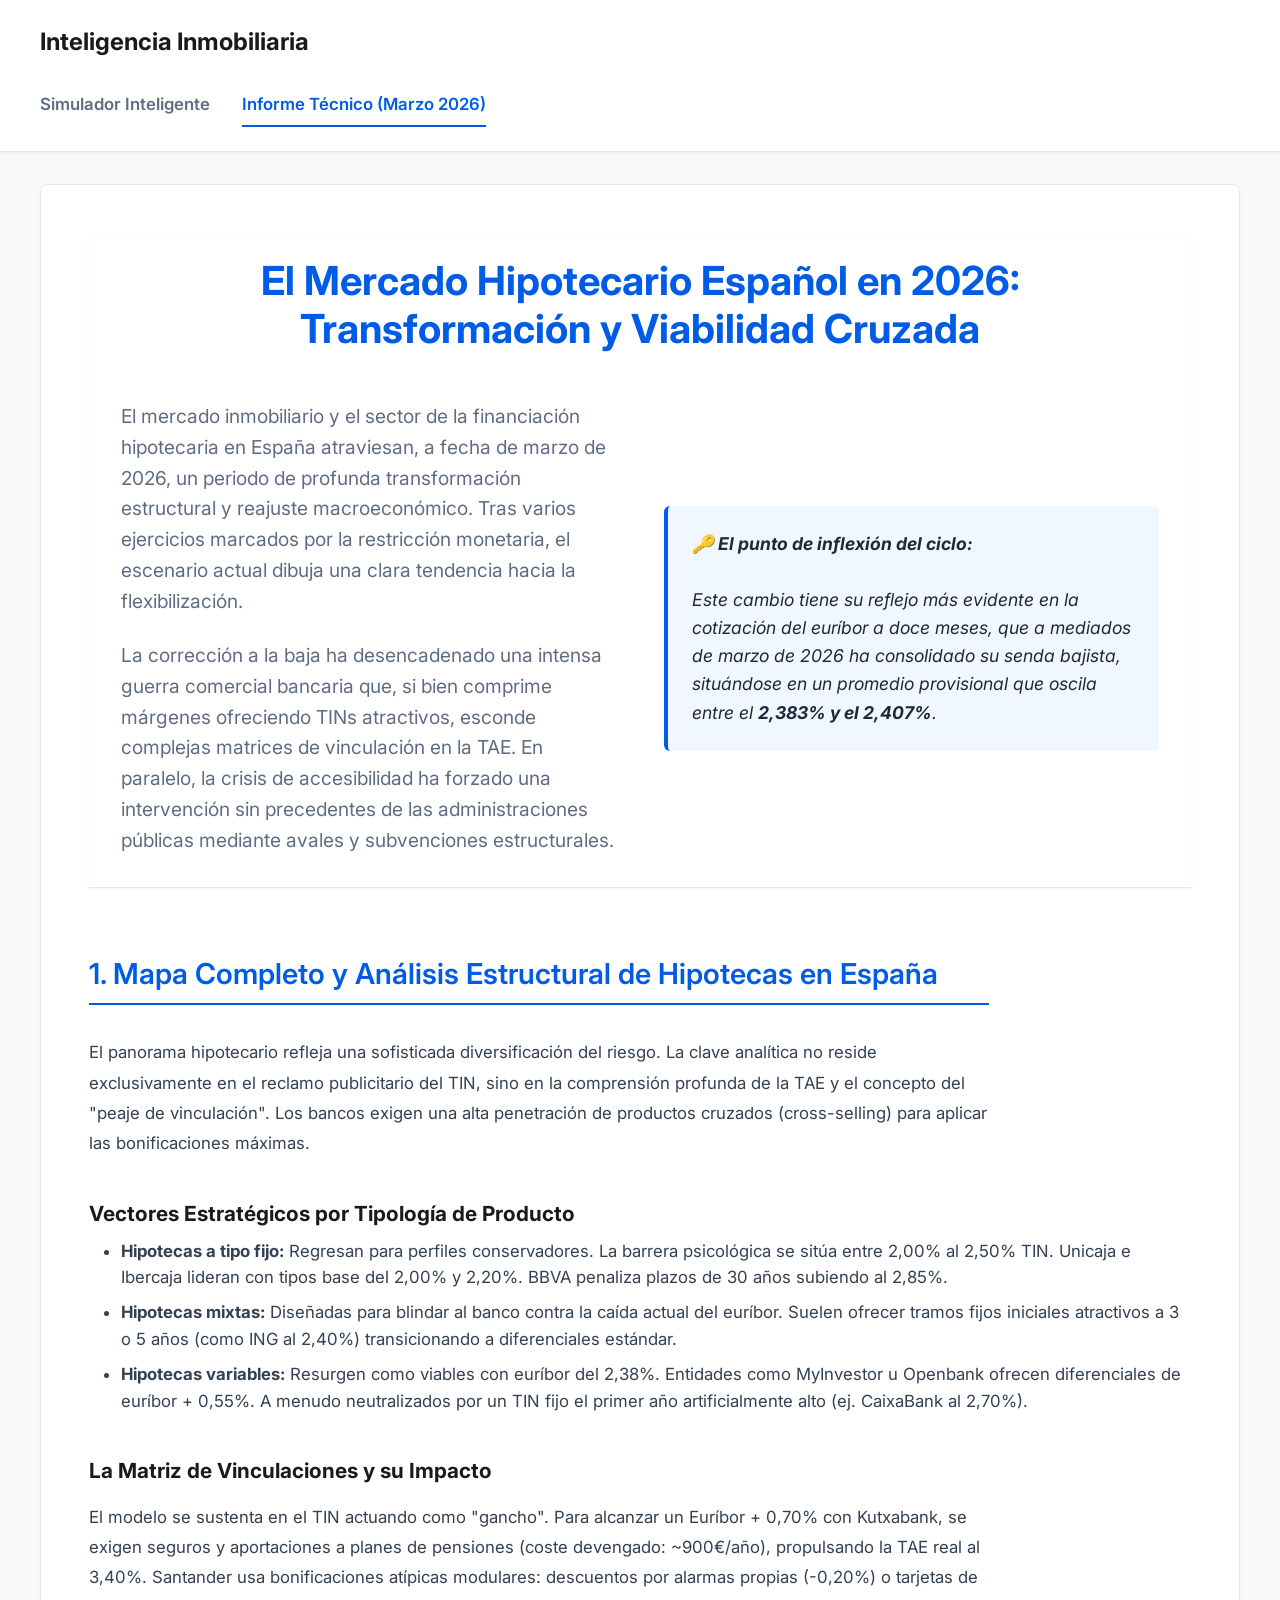
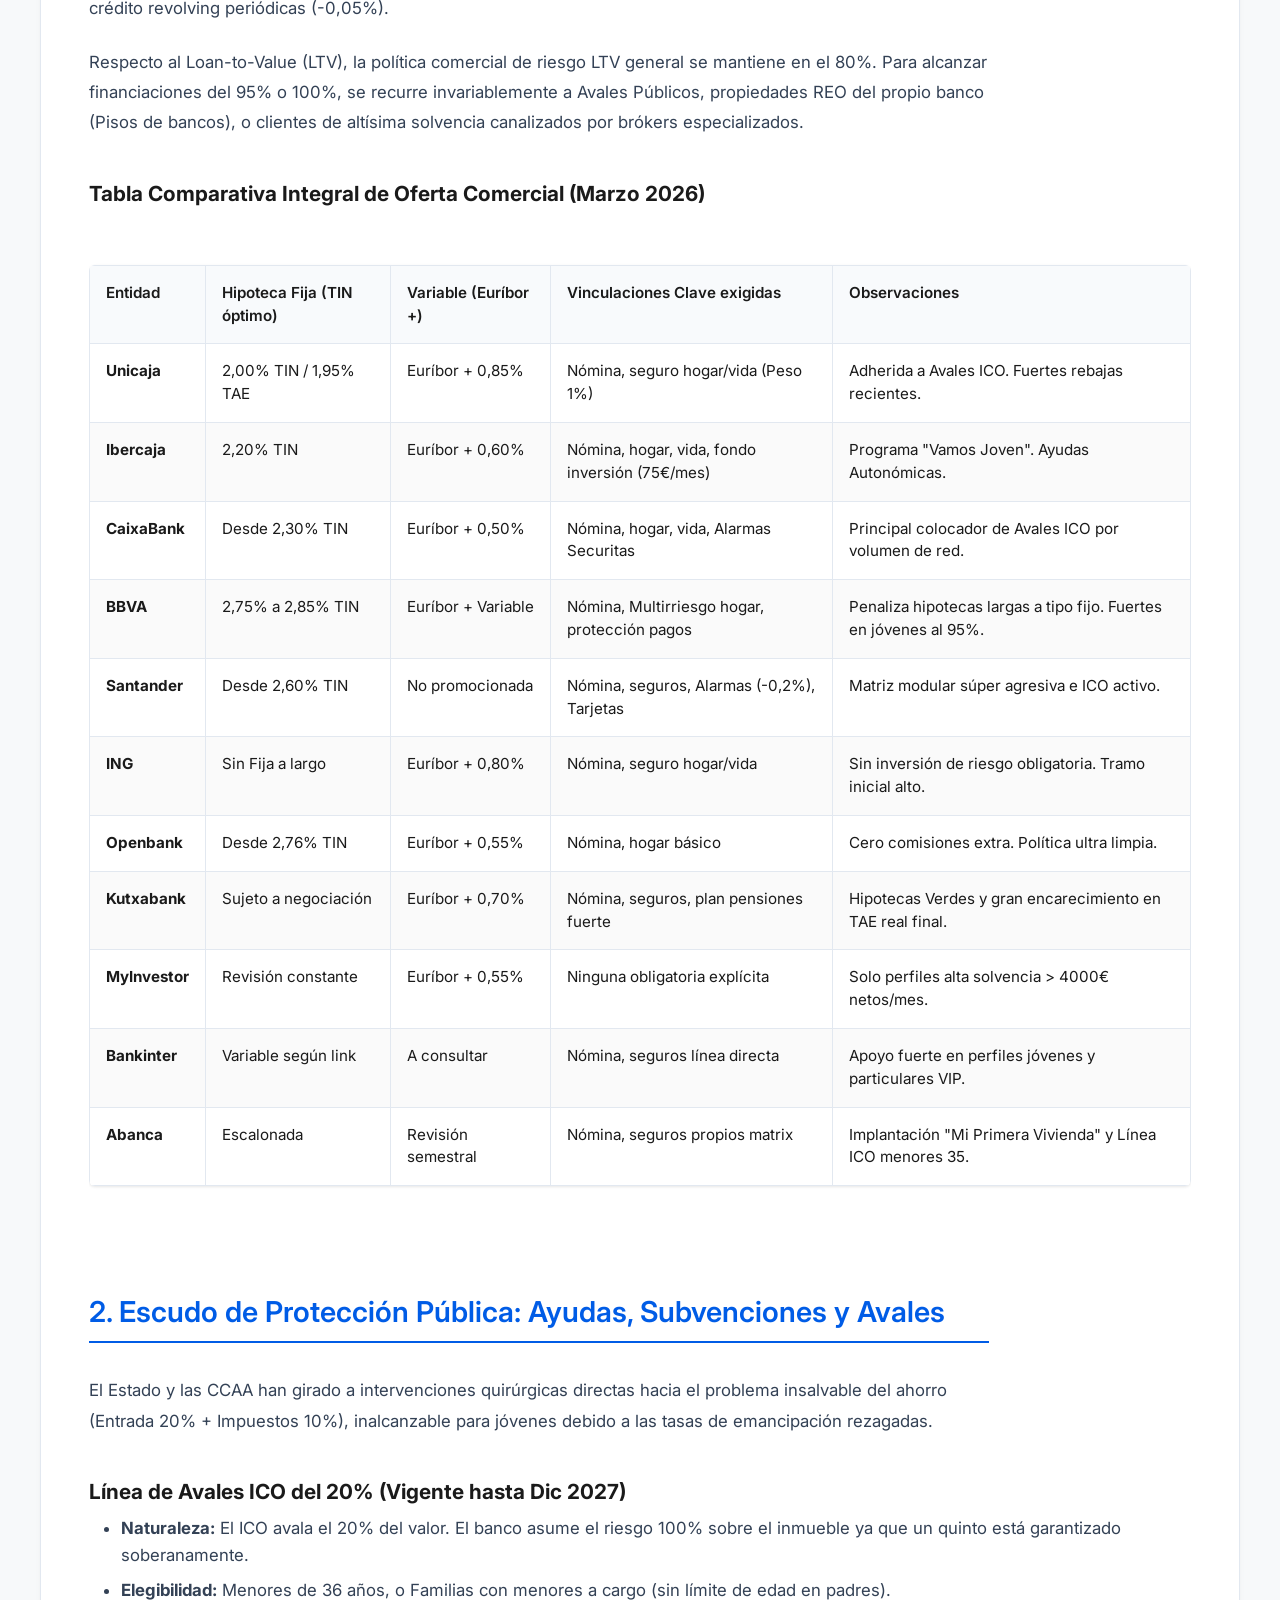
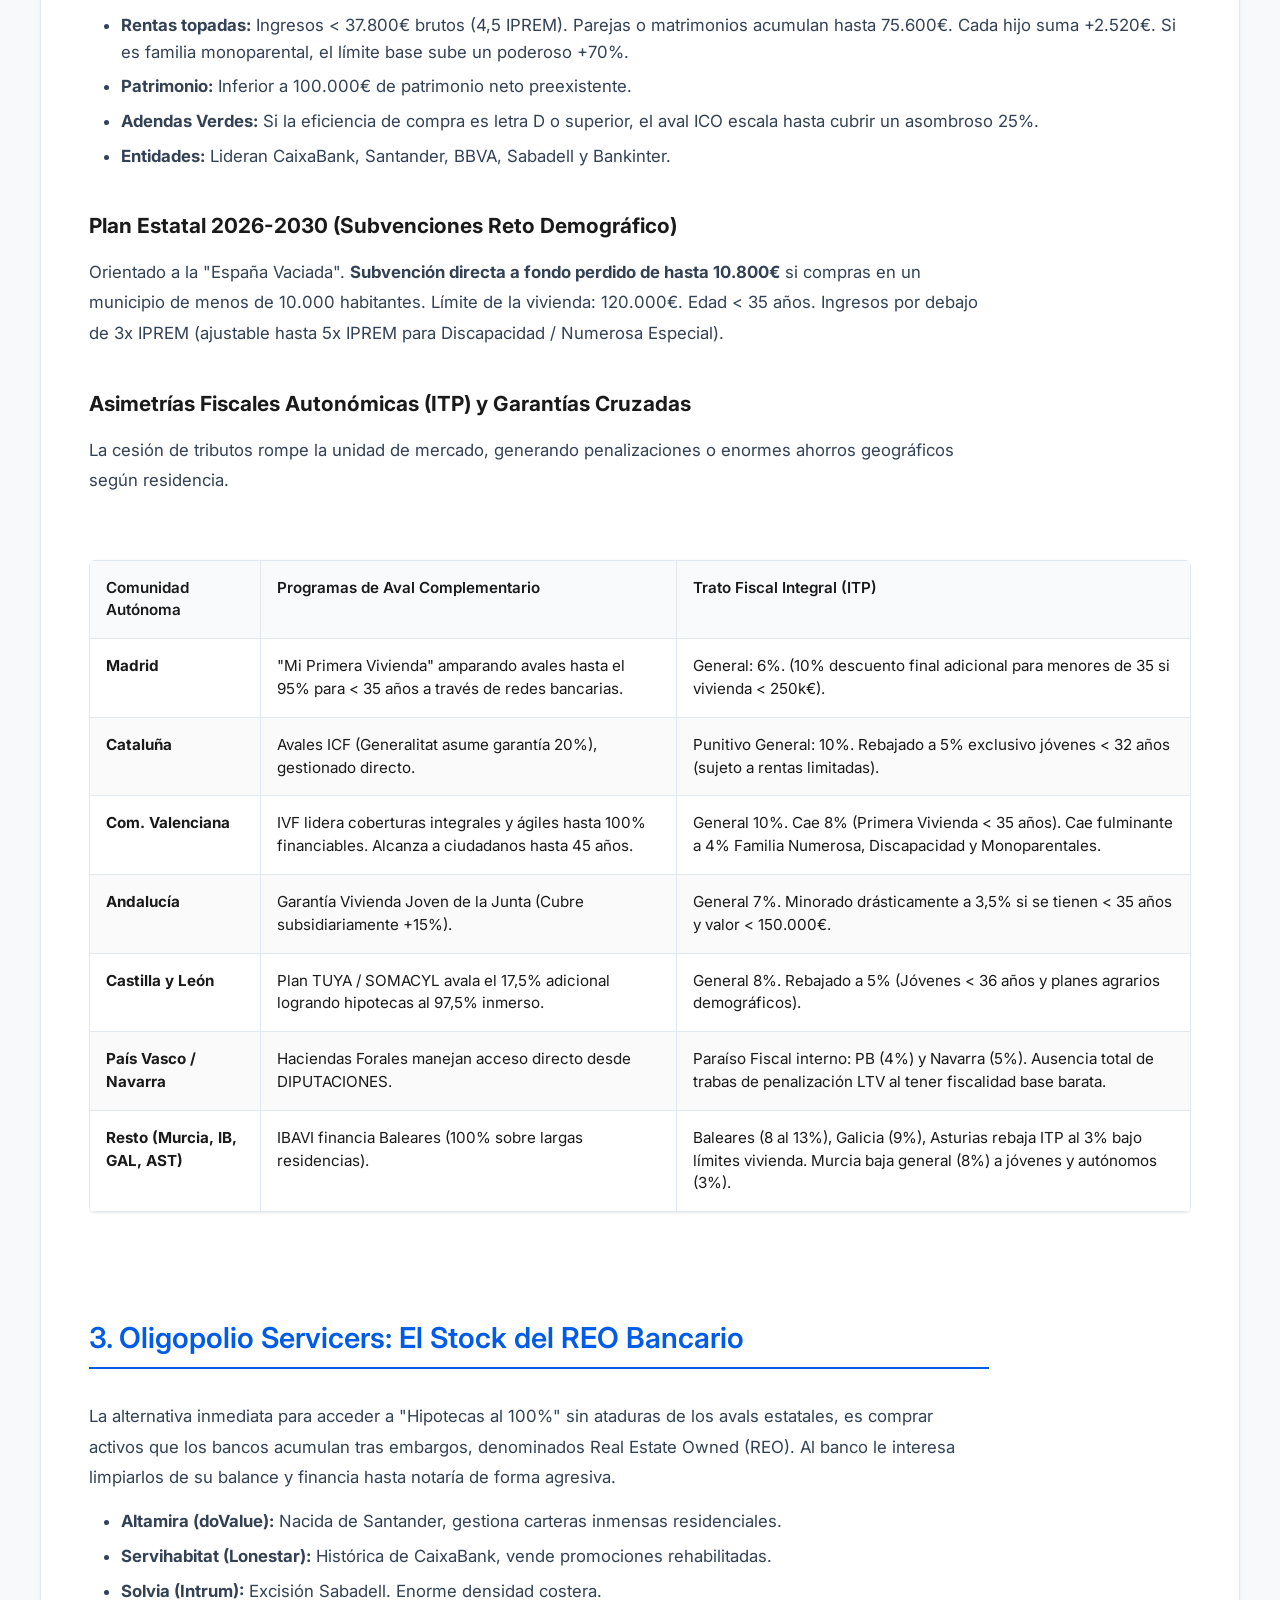
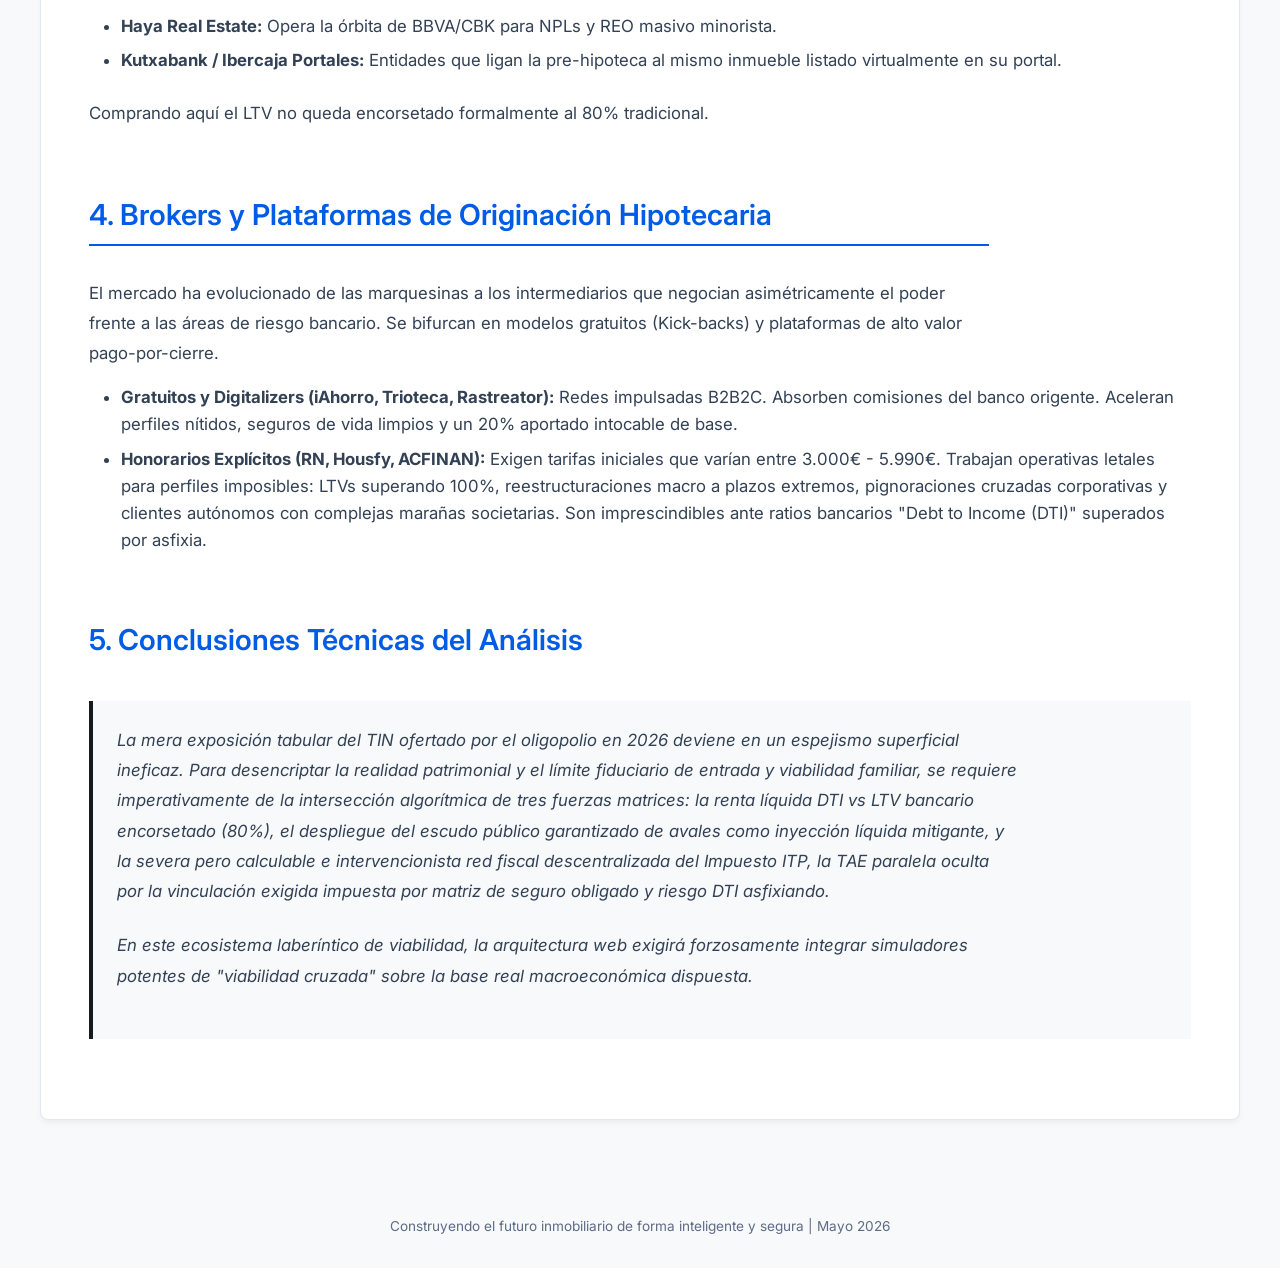
<file: informe.html>
<!DOCTYPE html>
<html lang="es">
<head>
    <meta charset="UTF-8">
    <meta name="viewport" content="width=device-width, initial-scale=1.0">
    <title>Informe Técnico Hipotecario | Marzo 2026</title>
    <link rel="icon" type="image/svg+xml" href="data:image/svg+xml,<svg xmlns='http://www.w3.org/2000/svg' viewBox='0 0 24 24' fill='none' stroke='%23005ce6' stroke-width='2.5' stroke-linecap='round' stroke-linejoin='round'><path d='M3 9l9-7 9 7v11a2 2 0 0 1-2 2H5a2 2 0 0 1-2-2z'></path><polyline points='9 22 9 12 15 12 15 22'></polyline></svg>">
    <link rel="stylesheet" href="styles.css">
    <link href="https://fonts.googleapis.com/css2?family=Inter:wght@400;500;600;700&display=swap" rel="stylesheet">
    <style>
        .report-container { max-width: 1200px; margin: 2rem auto; padding: 3rem; background: var(--surface-color); border-radius: 8px; border: 1px solid var(--border-color); box-shadow: 0 4px 6px -1px rgba(0,0,0,0.05); }
        .report-header { display: block; text-align: center; margin-bottom: 3rem; border-bottom: 1px solid var(--border-color); padding-bottom: 2rem; }
        .report-header h1 { font-size: 2.5rem; color: var(--primary-color); margin-bottom: 1.5rem; line-height: 1.2; }
        .report-header p.lead { font-size: 1.2rem; color: var(--text-muted); line-height: 1.6; text-align: left;}
        .report-content h2 { color: var(--primary-color); margin-top: 4rem; margin-bottom: 2rem; padding-bottom: 0.5rem; border-bottom: 2px solid var(--primary-color); font-size: 1.8rem; max-width: 900px; }
        .report-content h3 { color: var(--text-color); margin-top: 2.5rem; margin-bottom: 1rem; font-size: 1.3rem; max-width: 900px; }
        .report-content p { margin-bottom: 1.5rem; color: #334155; line-height: 1.8; font-size: 1.05rem; max-width: 900px; }
        .report-content ul { margin-bottom: 1.5rem; padding-left: 2rem; margin-top: -0.5rem; }
        .report-content li { margin-bottom: 0.5rem; color: #334155; line-height: 1.6; font-size: 1.05rem; }
        table.report-table { width: 100%; border-collapse: collapse; margin: 2.5rem 0; font-size: 0.95rem; box-shadow: 0 1px 3px rgba(0,0,0,0.1); border-radius: 6px; overflow: hidden; }
        table.report-table th, table.report-table td { padding: 1rem; border: 1px solid var(--border-color); text-align: left; vertical-align: top; }
        table.report-table th { background: #f8fafc; font-weight: 600; color: var(--text-color); }
        table.report-table tr:nth-child(even) { background-color: #fafafa; }
        .nav-header { display: flex; flex-wrap: wrap; justify-content: flex-start; gap: 2rem; margin-top: 1.5rem; }
        .nav-link { display: inline-block; width: max-content; text-decoration: none; color: var(--text-muted); font-weight: 600; font-size: 1.05rem; padding: 0.5rem 0; border-bottom: 2px solid transparent; transition: all 0.2s; }
        .nav-link:hover { color: var(--primary-color); }
        .nav-link.active { color: var(--primary-color); border-bottom-color: var(--primary-color); }
        .alert { padding: 1.5rem 1.5rem; border-left: 4px solid var(--primary-color); background: #f0f7ff; margin: 2rem 0; font-style: italic; color: #1e293b; line-height: 1.6; }
        .intro-grid { display: grid; grid-template-columns: 1fr 1fr; gap: 3rem; align-items: center; margin-top: 3rem; text-align: left; }
        
        @media (max-width: 800px) { 
            .intro-grid { grid-template-columns: 1fr; gap: 1.5rem; } 
            .report-container { padding: 1.5rem 1rem; margin: 1rem; }
            .report-header h1 { font-size: 1.8rem; }
            .nav-header { gap: 1rem; }
        }
    </style>
</head>
<body>
    <header>
        <div class="header-content">
            <h1 style="font-size: 1.5rem;">Inteligencia Inmobiliaria</h1>
            <nav class="nav-header">
                <a href="index.html" class="nav-link">Simulador Inteligente</a>
                <a href="informe.html" class="nav-link active">Informe Técnico (Marzo 2026)</a>
            </nav>
        </div>
    </header>

    <main class="report-container">
            <header class="report-header">
                <h1>El Mercado Hipotecario Español en 2026: Transformación y Viabilidad Cruzada</h1>
                
                <div class="intro-grid">
                    <div>
                        <p class="lead" style="margin-bottom: 1.5rem;">El mercado inmobiliario y el sector de la financiación hipotecaria en España atraviesan, a fecha de marzo de 2026, un periodo de profunda transformación estructural y reajuste macroeconómico. Tras varios ejercicios marcados por la restricción monetaria, el escenario actual dibuja una clara tendencia hacia la flexibilización.</p>
                        <p class="lead">La corrección a la baja ha desencadenado una intensa guerra comercial bancaria que, si bien comprime márgenes ofreciendo TINs atractivos, esconde complejas matrices de vinculación en la TAE. En paralelo, la crisis de accesibilidad ha forzado una intervención sin precedentes de las administraciones públicas mediante avales y subvenciones estructurales.</p>
                    </div>
                    <div class="alert" style="margin: 0; border-radius: 6px; font-size: 1.1rem;">
                        <strong>🔑 El punto de inflexión del ciclo:</strong><br><br>
                        Este cambio tiene su reflejo más evidente en la cotización del euríbor a doce meses, que a mediados de marzo de 2026 ha consolidado su senda bajista, situándose en un promedio provisional que oscila entre el <strong>2,383% y el 2,407%</strong>.
                    </div>
                </div>
            </header>

            <article class="report-content">
                <h2>1. Mapa Completo y Análisis Estructural de Hipotecas en España</h2>
                <p>El panorama hipotecario refleja una sofisticada diversificación del riesgo. La clave analítica no reside exclusivamente en el reclamo publicitario del TIN, sino en la comprensión profunda de la TAE y el concepto del "peaje de vinculación". Los bancos exigen una alta penetración de productos cruzados (cross-selling) para aplicar las bonificaciones máximas.</p>

                <h3>Vectores Estratégicos por Tipología de Producto</h3>
                <ul>
                    <li><strong>Hipotecas a tipo fijo:</strong> Regresan para perfiles conservadores. La barrera psicológica se sitúa entre 2,00% al 2,50% TIN. Unicaja e Ibercaja lideran con tipos base del 2,00% y 2,20%. BBVA penaliza plazos de 30 años subiendo al 2,85%.</li>
                    <li><strong>Hipotecas mixtas:</strong> Diseñadas para blindar al banco contra la caída actual del euríbor. Suelen ofrecer tramos fijos iniciales atractivos a 3 o 5 años (como ING al 2,40%) transicionando a diferenciales estándar.</li>
                    <li><strong>Hipotecas variables:</strong> Resurgen como viables con euríbor del 2,38%. Entidades como MyInvestor u Openbank ofrecen diferenciales de euríbor + 0,55%. A menudo neutralizados por un TIN fijo el primer año artificialmente alto (ej. CaixaBank al 2,70%).</li>
                </ul>

                <h3>La Matriz de Vinculaciones y su Impacto</h3>
                <p>El modelo se sustenta en el TIN actuando como "gancho". Para alcanzar un Euríbor + 0,70% con Kutxabank, se exigen seguros y aportaciones a planes de pensiones (coste devengado: ~900€/año), propulsando la TAE real al 3,40%. Santander usa bonificaciones atípicas modulares: descuentos por alarmas propias (-0,20%) o tarjetas de crédito revolving periódicas (-0,05%).</p>
                <p>Respecto al Loan-to-Value (LTV), la política comercial de riesgo LTV general se mantiene en el 80%. Para alcanzar financiaciones del 95% o 100%, se recurre invariablemente a Avales Públicos, propiedades REO del propio banco (Pisos de bancos), o clientes de altísima solvencia canalizados por brókers especializados.</p>

                <h3>Tabla Comparativa Integral de Oferta Comercial (Marzo 2026)</h3>
                <div style="overflow-x: auto;">
                    <table class="report-table">
                        <thead>
                            <tr>
                                <th>Entidad</th>
                                <th>Hipoteca Fija (TIN óptimo)</th>
                                <th>Variable (Euríbor +)</th>
                                <th>Vinculaciones Clave exigidas</th>
                                <th>Observaciones</th>
                            </tr>
                        </thead>
                        <tbody>
                            <tr><td><strong>Unicaja</strong></td><td>2,00% TIN / 1,95% TAE</td><td>Euríbor + 0,85%</td><td>Nómina, seguro hogar/vida (Peso 1%)</td><td>Adherida a Avales ICO. Fuertes rebajas recientes.</td></tr>
                            <tr><td><strong>Ibercaja</strong></td><td>2,20% TIN</td><td>Euríbor + 0,60%</td><td>Nómina, hogar, vida, fondo inversión (75€/mes)</td><td>Programa "Vamos Joven". Ayudas Autonómicas.</td></tr>
                            <tr><td><strong>CaixaBank</strong></td><td>Desde 2,30% TIN</td><td>Euríbor + 0,50%</td><td>Nómina, hogar, vida, Alarmas Securitas</td><td>Principal colocador de Avales ICO por volumen de red.</td></tr>
                            <tr><td><strong>BBVA</strong></td><td>2,75% a 2,85% TIN</td><td>Euríbor + Variable</td><td>Nómina, Multirriesgo hogar, protección pagos</td><td>Penaliza hipotecas largas a tipo fijo. Fuertes en jóvenes al 95%.</td></tr>
                            <tr><td><strong>Santander</strong></td><td>Desde 2,60% TIN</td><td>No promocionada</td><td>Nómina, seguros, Alarmas (-0,2%), Tarjetas</td><td>Matriz modular súper agresiva e ICO activo.</td></tr>
                            <tr><td><strong>ING</strong></td><td>Sin Fija a largo</td><td>Euríbor + 0,80%</td><td>Nómina, seguro hogar/vida</td><td>Sin inversión de riesgo obligatoria. Tramo inicial alto.</td></tr>
                            <tr><td><strong>Openbank</strong></td><td>Desde 2,76% TIN</td><td>Euríbor + 0,55%</td><td>Nómina, hogar básico</td><td>Cero comisiones extra. Política ultra limpia.</td></tr>
                            <tr><td><strong>Kutxabank</strong></td><td>Sujeto a negociación</td><td>Euríbor + 0,70%</td><td>Nómina, seguros, plan pensiones fuerte</td><td>Hipotecas Verdes y gran encarecimiento en TAE real final.</td></tr>
                            <tr><td><strong>MyInvestor</strong></td><td>Revisión constante</td><td>Euríbor + 0,55%</td><td>Ninguna obligatoria explícita</td><td>Solo perfiles alta solvencia > 4000€ netos/mes.</td></tr>
                            <tr><td><strong>Bankinter</strong></td><td>Variable según link</td><td>A consultar</td><td>Nómina, seguros línea directa</td><td>Apoyo fuerte en perfiles jóvenes y particulares VIP.</td></tr>
                            <tr><td><strong>Abanca</strong></td><td>Escalonada</td><td>Revisión semestral</td><td>Nómina, seguros propios matrix</td><td>Implantación "Mi Primera Vivienda" y Línea ICO menores 35.</td></tr>
                        </tbody>
                    </table>
                </div>

                <h2>2. Escudo de Protección Pública: Ayudas, Subvenciones y Avales</h2>
                <p>El Estado y las CCAA han girado a intervenciones quirúrgicas directas hacia el problema insalvable del ahorro (Entrada 20% + Impuestos 10%), inalcanzable para jóvenes debido a las tasas de emancipación rezagadas.</p>

                <h3>Línea de Avales ICO del 20% (Vigente hasta Dic 2027)</h3>
                <ul>
                    <li><strong>Naturaleza:</strong> El ICO avala el 20% del valor. El banco asume el riesgo 100% sobre el inmueble ya que un quinto está garantizado soberanamente.</li>
                    <li><strong>Elegibilidad:</strong> Menores de 36 años, o Familias con menores a cargo (sin límite de edad en padres).</li>
                    <li><strong>Rentas topadas:</strong> Ingresos < 37.800€ brutos (4,5 IPREM). Parejas o matrimonios acumulan hasta 75.600€. Cada hijo suma +2.520€. Si es familia monoparental, el límite base sube un poderoso +70%.</li>
                    <li><strong>Patrimonio:</strong> Inferior a 100.000€ de patrimonio neto preexistente.</li>
                    <li><strong>Adendas Verdes:</strong> Si la eficiencia de compra es letra D o superior, el aval ICO escala hasta cubrir un asombroso 25%.</li>
                    <li><strong>Entidades:</strong> Lideran CaixaBank, Santander, BBVA, Sabadell y Bankinter.</li>
                </ul>

                <h3>Plan Estatal 2026-2030 (Subvenciones Reto Demográfico)</h3>
                <p>Orientado a la "España Vaciada". <strong>Subvención directa a fondo perdido de hasta 10.800€</strong> si compras en un municipio de menos de 10.000 habitantes. Límite de la vivienda: 120.000€. Edad < 35 años. Ingresos por debajo de 3x IPREM (ajustable hasta 5x IPREM para Discapacidad / Numerosa Especial).</p>

                <h3>Asimetrías Fiscales Autonómicas (ITP) y Garantías Cruzadas</h3>
                <p>La cesión de tributos rompe la unidad de mercado, generando penalizaciones o enormes ahorros geográficos según residencia.</p>
                <div style="overflow-x: auto;">
                    <table class="report-table">
                        <thead>
                            <tr>
                                <th>Comunidad Autónoma</th>
                                <th>Programas de Aval Complementario</th>
                                <th>Trato Fiscal Integral (ITP)</th>
                            </tr>
                        </thead>
                        <tbody>
                            <tr>
                                <td><strong>Madrid</strong></td>
                                <td>"Mi Primera Vivienda" amparando avales hasta el 95% para < 35 años a través de redes bancarias.</td>
                                <td>General: 6%. (10% descuento final adicional para menores de 35 si vivienda < 250k€).</td>
                            </tr>
                            <tr>
                                <td><strong>Cataluña</strong></td>
                                <td>Avales ICF (Generalitat asume garantía 20%), gestionado directo.</td>
                                <td>Punitivo General: 10%. Rebajado a 5% exclusivo jóvenes < 32 años (sujeto a rentas limitadas).</td>
                            </tr>
                            <tr>
                                <td><strong>Com. Valenciana</strong></td>
                                <td>IVF lidera coberturas integrales y ágiles hasta 100% financiables. Alcanza a ciudadanos hasta 45 años.</td>
                                <td>General 10%. Cae 8% (Primera Vivienda < 35 años). Cae fulminante a 4% Familia Numerosa, Discapacidad y Monoparentales.</td>
                            </tr>
                            <tr>
                                <td><strong>Andalucía</strong></td>
                                <td>Garantía Vivienda Joven de la Junta (Cubre subsidiariamente +15%).</td>
                                <td>General 7%. Minorado drásticamente a 3,5% si se tienen < 35 años y valor < 150.000€.</td>
                            </tr>
                            <tr>
                                <td><strong>Castilla y León</strong></td>
                                <td>Plan TUYA / SOMACYL avala el 17,5% adicional logrando hipotecas al 97,5% inmerso.</td>
                                <td>General 8%. Rebajado a 5% (Jóvenes < 36 años y planes agrarios demográficos).</td>
                            </tr>
                            <tr>
                                <td><strong>País Vasco / Navarra</strong></td>
                                <td>Haciendas Forales manejan acceso directo desde DIPUTACIONES.</td>
                                <td>Paraíso Fiscal interno: PB (4%) y Navarra (5%). Ausencia total de trabas de penalización LTV al tener fiscalidad base barata.</td>
                            </tr>
                            <tr>
                                <td><strong>Resto (Murcia, IB, GAL, AST)</strong></td>
                                <td>IBAVI financia Baleares (100% sobre largas residencias). </td>
                                <td>Baleares (8 al 13%), Galicia (9%), Asturias rebaja ITP al 3% bajo límites vivienda. Murcia baja general (8%) a jóvenes y autónomos (3%).</td>
                            </tr>
                        </tbody>
                    </table>
                </div>

                <h2>3. Oligopolio Servicers: El Stock del REO Bancario</h2>
                <p>La alternativa inmediata para acceder a "Hipotecas al 100%" sin ataduras de los avals estatales, es comprar activos que los bancos acumulan tras embargos, denominados Real Estate Owned (REO). Al banco le interesa limpiarlos de su balance y financia hasta notaría de forma agresiva.</p>
                <ul>
                    <li><strong>Altamira (doValue):</strong> Nacida de Santander, gestiona carteras inmensas residenciales.</li>
                    <li><strong>Servihabitat (Lonestar):</strong> Histórica de CaixaBank, vende promociones rehabilitadas.</li>
                    <li><strong>Solvia (Intrum):</strong> Excisión Sabadell. Enorme densidad costera.</li>
                    <li><strong>Haya Real Estate:</strong> Opera la órbita de BBVA/CBK para NPLs y REO masivo minorista.</li>
                    <li><strong>Kutxabank / Ibercaja Portales:</strong> Entidades que ligan la pre-hipoteca al mismo inmueble listado virtualmente en su portal.</li>
                </ul>
                <p>Comprando aquí el LTV no queda encorsetado formalmente al 80% tradicional.</p>

                <h2>4. Brokers y Plataformas de Originación Hipotecaria</h2>
                <p>El mercado ha evolucionado de las marquesinas a los intermediarios que negocian asimétricamente el poder frente a las áreas de riesgo bancario. Se bifurcan en modelos gratuitos (Kick-backs) y plataformas de alto valor pago-por-cierre.</p>
                <ul>
                    <li><strong>Gratuitos y Digitalizers (iAhorro, Trioteca, Rastreator):</strong> Redes impulsadas B2B2C. Absorben comisiones del banco origente. Aceleran perfiles nítidos, seguros de vida limpios y un 20% aportado intocable de base.</li>
                    <li><strong>Honorarios Explícitos (RN, Housfy, ACFINAN):</strong> Exigen tarifas iniciales que varían entre 3.000€ - 5.990€. Trabajan operativas letales para perfiles imposibles: LTVs superando 100%, reestructuraciones macro a plazos extremos, pignoraciones cruzadas corporativas y clientes autónomos con complejas marañas societarias. Son imprescindibles ante ratios bancarios "Debt to Income (DTI)" superados por asfixia.</li>
                </ul>

                <h2 style="border:none; margin-top:4rem;">5. Conclusiones Técnicas del Análisis</h2>
                <div class="alert" style="background:var(--bg-color); border-color:var(--text-color);">
                    <p>La mera exposición tabular del TIN ofertado por el oligopolio en 2026 deviene en un espejismo superficial ineficaz. Para desencriptar la realidad patrimonial y el límite fiduciario de entrada y viabilidad familiar, se requiere imperativamente de la intersección algorítmica de tres fuerzas matrices: la renta líquida DTI vs LTV bancario encorsetado (80%), el despliegue del escudo público garantizado de avales como inyección líquida mitigante, y la severa pero calculable e intervencionista red fiscal descentralizada del Impuesto ITP, la TAE paralela oculta por la vinculación exigida impuesta por matriz de seguro obligado y riesgo DTI asfixiando.</p>
                    <p>En este ecosistema laberíntico de viabilidad, la arquitectura web exigirá forzosamente integrar simuladores potentes de "viabilidad cruzada" sobre la base real macroeconómica dispuesta.</p>
                </div>

            </article>
        </main>
        <footer>
            <p>Construyendo el futuro inmobiliario de forma inteligente y segura | Mayo 2026</p>
        </footer>
</body>
</html>
</file>
<file: styles.css>
:root {
    --bg-color: #f7f9fa; /* Light grey background similar to Sabadell */
    --surface-color: #ffffff; /* White cards */
    --text-color: #1a1a1a;
    --text-muted: #5e6c84; /* Darker grey for secondary text */
    --primary-color: #005ce6; /* Sabadell Blue */
    --primary-hover: #004bbd; /* Darker Blue */
    --accent-color: #00A388; /* Sabadell Green Accent */
    --border-color: #e2e8f0;
    --input-bg: #ffffff;
    --danger-color: #d32f2f;
    --danger-bg: #fdeceb;
    --warning-color: #ed8e00;
    --warning-bg: #fff5e6;
    --success-color: #0b8a4f;
    --success-bg: #e6f6ec;
}

* {
    box-sizing: border-box;
    margin: 0;
    padding: 0;
}

body {
    font-family: 'Inter', system-ui, -apple-system, BlinkMacSystemFont, "Segoe UI", Roboto, Helvetica, Arial, sans-serif;
    background-color: var(--bg-color);
    color: var(--text-color);
    min-height: 100vh;
    padding: 0; /* Reset padding for full width header */
    line-height: 1.5;
    -webkit-font-smoothing: antialiased;
}

/* Header styling */
header {
    background-color: var(--surface-color);
    border-bottom: 1px solid var(--border-color);
    padding: 1.5rem 2rem;
    text-align: left;
    display: flex;
    justify-content: space-between;
    align-items: center;
    box-shadow: 0 1px 3px rgba(0,0,0,0.05);
}

.header-content {
    max-width: 1200px;
    margin: 0 auto;
    width: 100%;
}

header h1 {
    font-size: 1.75rem;
    font-weight: 700;
    color: var(--text-color);
    margin-bottom: 0.25rem;
}

header p {
    color: var(--text-muted);
    font-size: 1rem;
}

.app-container {
    max-width: 1200px;
    margin: 2rem auto;
    padding: 0 2rem;
}

.main-split {
    display: grid;
    grid-template-columns: 380px 1fr;
    gap: 2.5rem;
    align-items: start;
}

@media (max-width: 1024px) {
    .main-split {
        grid-template-columns: 1fr;
    }
}

/* White clean panels */
.panel {
    background-color: var(--surface-color);
    border: 1px solid var(--border-color);
    border-radius: 8px; /* Softer radius for corporate look */
    padding: 2rem;
    box-shadow: 0 4px 6px -1px rgba(0, 0, 0, 0.05), 0 2px 4px -1px rgba(0, 0, 0, 0.03);
}

h2 {
    font-size: 1.5rem;
    margin-bottom: 1.5rem;
    font-weight: 600;
    color: var(--text-color);
}

/* Form Styles */
.form-group {
    margin-bottom: 1.75rem;
}

.form-group label {
    display: block;
    margin-bottom: 0.5rem;
    font-size: 0.95rem;
    font-weight: 600;
    color: var(--text-color);
}

.input-wrapper {
    position: relative;
    display: flex;
    align-items: center;
}

.form-group input[type="number"],
.form-group select {
    width: 100%;
    padding: 0.85rem 1rem;
    background: var(--input-bg);
    border: 1px solid #cbd5e1;
    border-radius: 6px;
    color: var(--text-color);
    font-size: 1rem;
    transition: all 0.2s ease;
    font-family: inherit;
}

.input-suffix {
    position: absolute;
    right: 1rem;
    color: var(--text-muted);
    font-weight: 500;
    pointer-events: none;
}

.form-group input[type="number"]:focus,
.form-group select:focus {
    outline: none;
    border-color: var(--primary-color);
    box-shadow: 0 0 0 3px rgba(0, 92, 230, 0.15);
}

.form-group small {
    display: block;
    margin-top: 0.5rem;
    font-size: 0.8rem;
    color: var(--text-muted);
}

.form-group small.warning {
    color: var(--danger-color);
    background: var(--danger-bg);
    padding: 0.75rem;
    border-radius: 6px;
    border-left: 4px solid var(--danger-color);
    margin-top: 0.75rem;
    font-size: 0.85rem;
}

.hidden {
    display: none !important;
}

/* Checkbox styling */
input[type="checkbox"] {
    width: 1.25rem;
    height: 1.25rem;
    accent-color: var(--primary-color);
    cursor: pointer;
    border: 1px solid #cbd5e1;
    border-radius: 4px;
}

.checkbox-label {
    font-size: 0.95rem;
    color: var(--text-color);
    cursor: pointer;
    line-height: 1.4;
    user-select: none;
}

/* Range slider styling */
input[type="range"] {
    width: 100%;
    accent-color: var(--primary-color);
    height: 6px;
    background: #e2e8f0;
    border-radius: 3px;
    outline: none;
    appearance: none;
    margin-top: 0.5rem;
}

input[type="range"]::-webkit-slider-thumb {
    appearance: none;
    width: 20px;
    height: 20px;
    border-radius: 50%;
    background: var(--primary-color);
    cursor: pointer;
    box-shadow: 0 2px 5px rgba(0, 0, 0, 0.2);
    border: 2px solid white;
}

.range-value {
    text-align: right;
    font-weight: 600;
    margin-top: 0.5rem;
    color: var(--primary-color);
    font-size: 1.1rem;
}

/* Buttons */
.btn-primary {
    width: 100%;
    padding: 1rem;
    background-color: var(--primary-color);
    color: white;
    border: none;
    border-radius: 6px;
    font-size: 1.05rem;
    font-weight: 600;
    cursor: pointer;
    transition: background-color 0.2s ease;
    margin-top: 1rem;
}

.btn-primary:hover {
    background-color: var(--primary-hover);
}

/* Summary Panel */
.summary-cards {
    display: grid;
    grid-template-columns: repeat(auto-fit, minmax(220px, 1fr));
    gap: 1.5rem;
    margin-bottom: 2.5rem;
}

.card {
    padding: 1.5rem;
    display: flex;
    flex-direction: column;
    justify-content: center;
    border-left: 4px solid var(--primary-color);
}

.card#loan-card { border-left-color: var(--primary-color); }
.card:nth-child(2) { border-left-color: var(--warning-color); }
.card:nth-child(3) { border-left-color: var(--accent-color); }

.card h3 {
    font-size: 0.9rem;
    color: var(--text-muted);
    font-weight: 600;
    text-transform: uppercase;
    letter-spacing: 0.05em;
    margin-bottom: 0.5rem;
}

.card p.highlight {
    font-size: 2rem;
    font-weight: 700;
    color: var(--text-color);
    margin-bottom: 0.25rem;
}

.card small {
    display: block;
    color: var(--text-muted);
    font-size: 0.85rem;
}

/* Results header */
.mortgage-list-header {
    display: flex;
    justify-content: space-between;
    align-items: center;
    margin-bottom: 1.5rem;
    padding-bottom: 1.5rem;
    border-bottom: 1px solid var(--border-color);
}

.mortgage-list-header h2 {
    margin-bottom: 0;
    font-size: 1.25rem;
}

.filters {
    display: flex;
    gap: 0.5rem;
    background-color: #f1f5f9;
    padding: 0.25rem;
    border-radius: 6px;
    border: 1px solid var(--border-color);
}

.filter-btn {
    background: transparent;
    border: none;
    color: var(--text-muted);
    padding: 0.5rem 1rem;
    border-radius: 4px;
    cursor: pointer;
    font-weight: 600;
    transition: all 0.2s ease;
    font-size: 0.9rem;
}

.filter-btn:hover {
    color: var(--text-color);
}

.filter-btn.active {
    background-color: white;
    color: var(--primary-color);
    box-shadow: 0 1px 3px rgba(0,0,0,0.1);
}

/* Mortgage Item styled like corporate cards */
.mortgage-grid {
    display: grid;
    gap: 1.5rem;
    min-height: 50vh;
}

.mortgage-item {
    background-color: var(--surface-color);
    border: 1px solid var(--border-color);
    border-radius: 8px;
    padding: 1.5rem;
    display: flex;
    flex-wrap: wrap;
    align-items: center;
    justify-content: space-between;
    transition: box-shadow 0.2s ease, border-color 0.2s ease;
}

.mortgage-item.denied {
    opacity: 0.6;
    background-color: #fafafa;
}

.mortgage-item:hover {
    border-color: #cbd5e1;
    box-shadow: 0 10px 15px -3px rgba(0, 0, 0, 0.05), 0 4px 6px -2px rgba(0, 0, 0, 0.025);
}

.mortgage-item.denied:hover {
    border-color: rgba(239, 68, 68, 0.3);
}

.bank-info {
    flex: 1 1 200px;
}

.bank-name {
    font-size: 1.25rem;
    font-weight: 700;
    color: var(--primary-color);
    margin-bottom: 0.25rem;
    display: flex;
    align-items: center;
    gap: 0.5rem;
}

.mortgage-type {
    font-size: 0.85rem;
    color: var(--text-muted);
    text-transform: uppercase;
    font-weight: 600;
    letter-spacing: 0.05em;
    margin-bottom: 0.5rem;
}

/* Rates layout */
.rates {
    display: flex;
    gap: 2rem;
    flex: 1 1 250px;
    justify-content: center;
    border-left: 1px solid var(--border-color);
    border-right: 1px solid var(--border-color);
    padding: 0 2rem;
    margin: 0 1.5rem;
}

.rate-box {
    text-align: center;
}

.rate-value {
    font-size: 1.5rem;
    font-weight: 700;
    color: var(--text-color);
}

.rate-label {
    font-size: 0.85rem;
    color: var(--text-muted);
    margin-top: 0.1rem;
    font-weight: 500;
}

/* Payment Layout */
.payment-info {
    text-align: right;
    flex: 1 1 160px;
    display: flex;
    flex-direction: column;
    align-items: flex-end;
}

.monthly-payment {
    font-size: 2rem;
    font-weight: 700;
    color: var(--text-color);
}

.monthly-payment.danger {
    color: var(--danger-color);
}

.payment-label {
    font-size: 0.85rem;
    color: var(--text-muted);
    font-weight: 500;
    margin-bottom: 0.5rem;
}

/* Corporate Badges */
.req-badge {
    display: inline-block;
    background-color: #f1f5f9;
    color: var(--text-muted);
    padding: 0.25rem 0.5rem;
    border-radius: 4px;
    font-size: 0.75rem;
    font-weight: 600;
    margin-top: 0.25rem;
    border: 1px solid #e2e8f0;
}

.req-badge.error {
    background-color: var(--danger-bg);
    color: var(--danger-color);
    border-color: #fca5a5;
    margin-top: 0.5rem;
}

.req-badge.warning {
    background-color: var(--success-bg);
    color: var(--success-color);
    border-color: #a7f3d0;
    margin-top: 0.5rem;
}

.empty-state {
    text-align: center;
    padding: 3rem 2rem;
    color: var(--text-muted);
    background-color: var(--surface-color);
    border-radius: 8px;
    border: 1px dashed var(--border-color);
    font-size: 1rem;
}

footer {
    text-align: center;
    margin-top: 4rem;
    padding: 2rem 0;
    color: var(--text-muted);
    font-size: 0.85rem;
}

/* Navigation Header */
.nav-header { display: flex; flex-wrap: wrap; justify-content: flex-start; gap: 2rem; margin-top: 1rem; }
.nav-link { display: inline-block; width: max-content; text-decoration: none; color: var(--text-muted); font-weight: 600; font-size: 1.05rem; padding: 0.5rem 0; border-bottom: 2px solid transparent; transition: all 0.2s; }
.nav-link:hover { color: var(--primary-color); }
.nav-link.active { color: var(--primary-color); border-bottom-color: var(--primary-color); }

/* Modal styling */
.modal {
    position: fixed;
    top: 0; left: 0; right: 0; bottom: 0;
    background: rgba(0, 0, 0, 0.6);
    display: flex;
    justify-content: center;
    align-items: center;
    z-index: 1000;
}

.modal.hidden {
    display: none !important;
}

.modal-content {
    background: var(--surface-color);
    width: 90%;
    max-width: 800px;
    max-height: 80vh;
    display: flex;
    flex-direction: column;
    border-radius: 8px;
    padding: 0;
    overflow: hidden;
    box-shadow: 0 20px 25px -5px rgba(0, 0, 0, 0.1), 0 10px 10px -5px rgba(0, 0, 0, 0.04);
}

.modal-header {
    display: flex;
    justify-content: space-between;
    align-items: center;
    padding: 1.5rem;
    border-bottom: 1px solid var(--border-color);
    background: #f8fafc;
}

.modal-header h2 { margin: 0; font-size: 1.25rem; }

.close-btn {
    background: none; border: none; font-size: 1.5rem; cursor: pointer; color: var(--text-muted); padding: 0.5rem; line-height: 1; border-radius: 4px; transition: background 0.2s;
}

.close-btn:hover {
    background: #e2e8f0; color: var(--text-color);
}

.table-container {
    padding: 0;
    overflow-y: auto;
}

#amortization-table {
    width: 100%; border-collapse: collapse; text-align: right;
}

#amortization-table th, #amortization-table td {
    padding: 1rem;
    border-bottom: 1px solid var(--border-color);
}

#amortization-table th { background: white; position: sticky; top: 0; color: var(--text-muted); font-size: 0.85rem; font-weight: 600; text-transform: uppercase; letter-spacing: 0.05em; }
#amortization-table tr:hover { background-color: #f8fafc; }

@media (max-width: 900px) {
    .mortgage-item {
        flex-direction: column;
        align-items: stretch;
        gap: 1.5rem;
    }
    .payment-info {
        text-align: center;
        align-items: center;
        border-top: 1px solid var(--border-color);
        padding-top: 1.5rem;
    }
    .rates {
        justify-content: space-around;
        padding: 1.5rem 0;
        margin: 0;
        border-left: none;
        border-right: none;
        border-top: 1px solid var(--border-color);
        border-bottom: 1px solid var(--border-color);
    }
    header { padding: 1.5rem; }
    .app-container { padding: 0 1rem; }
}
</file>
